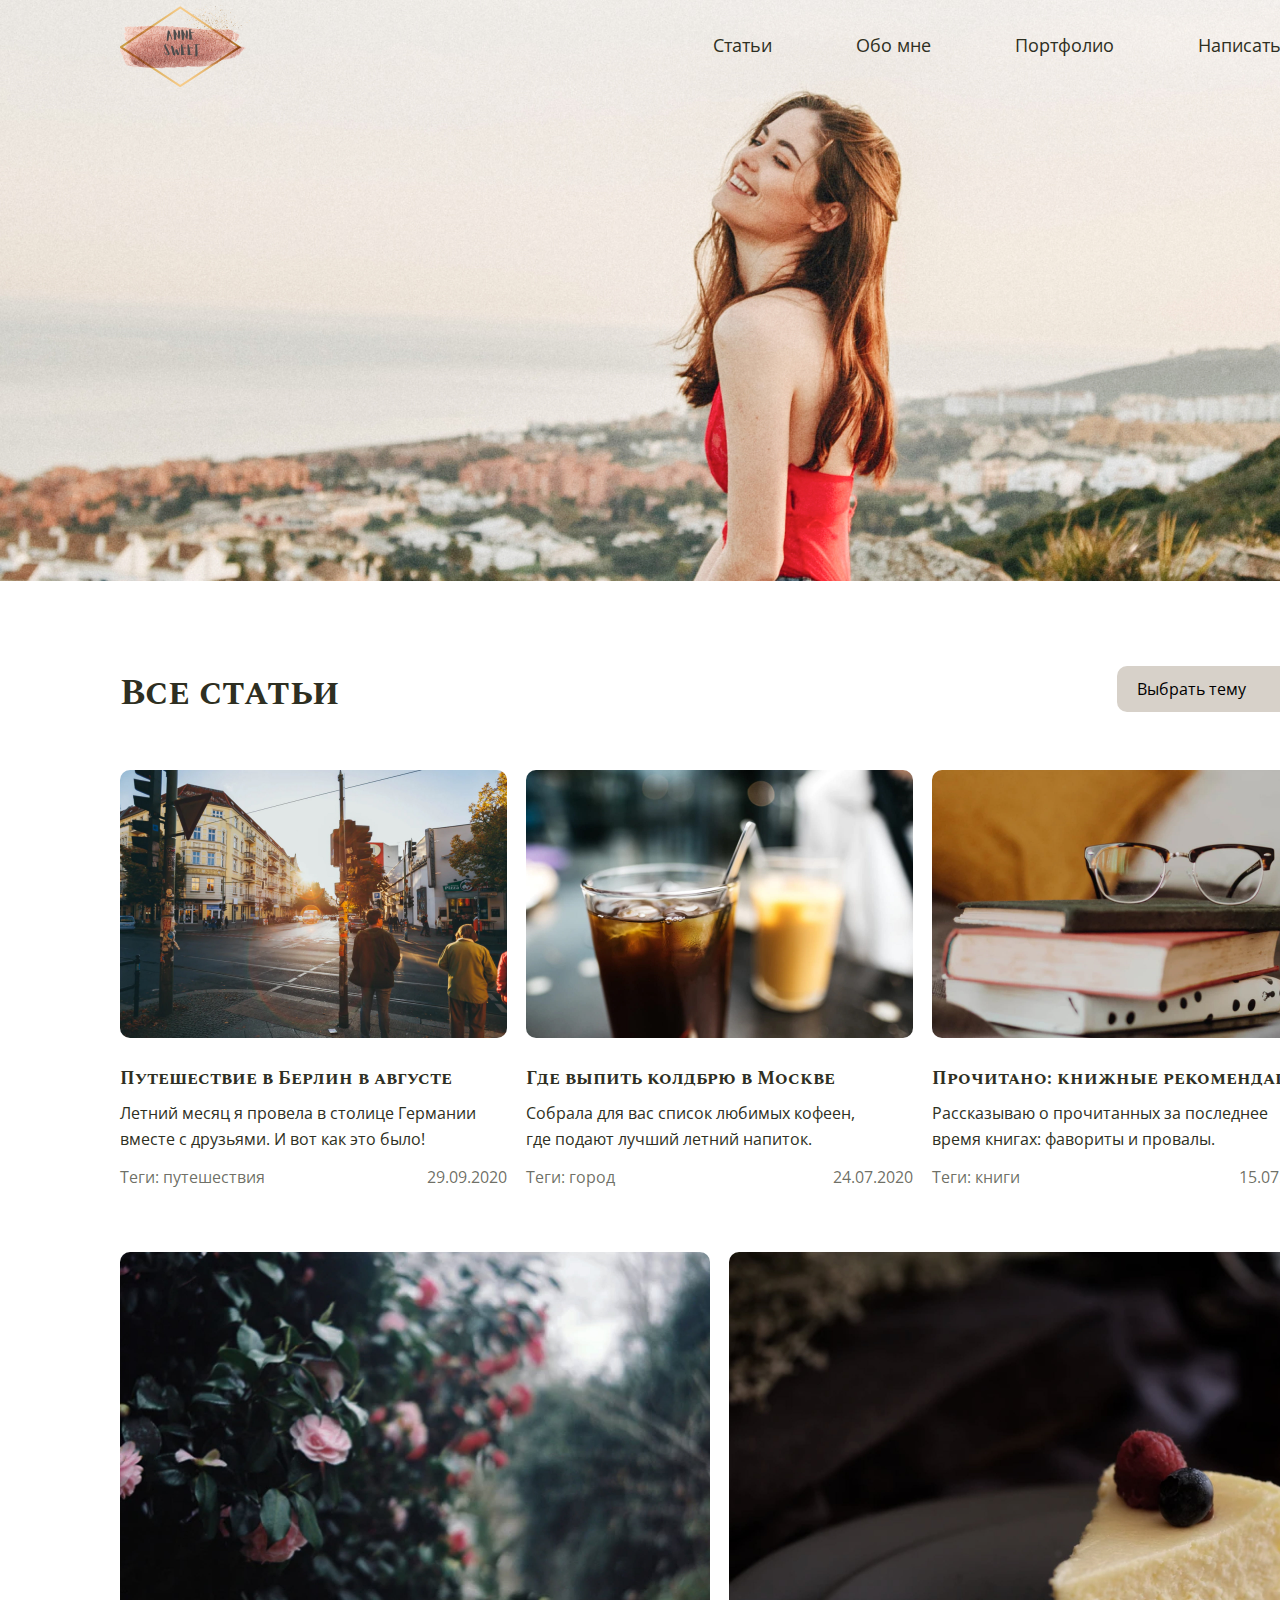
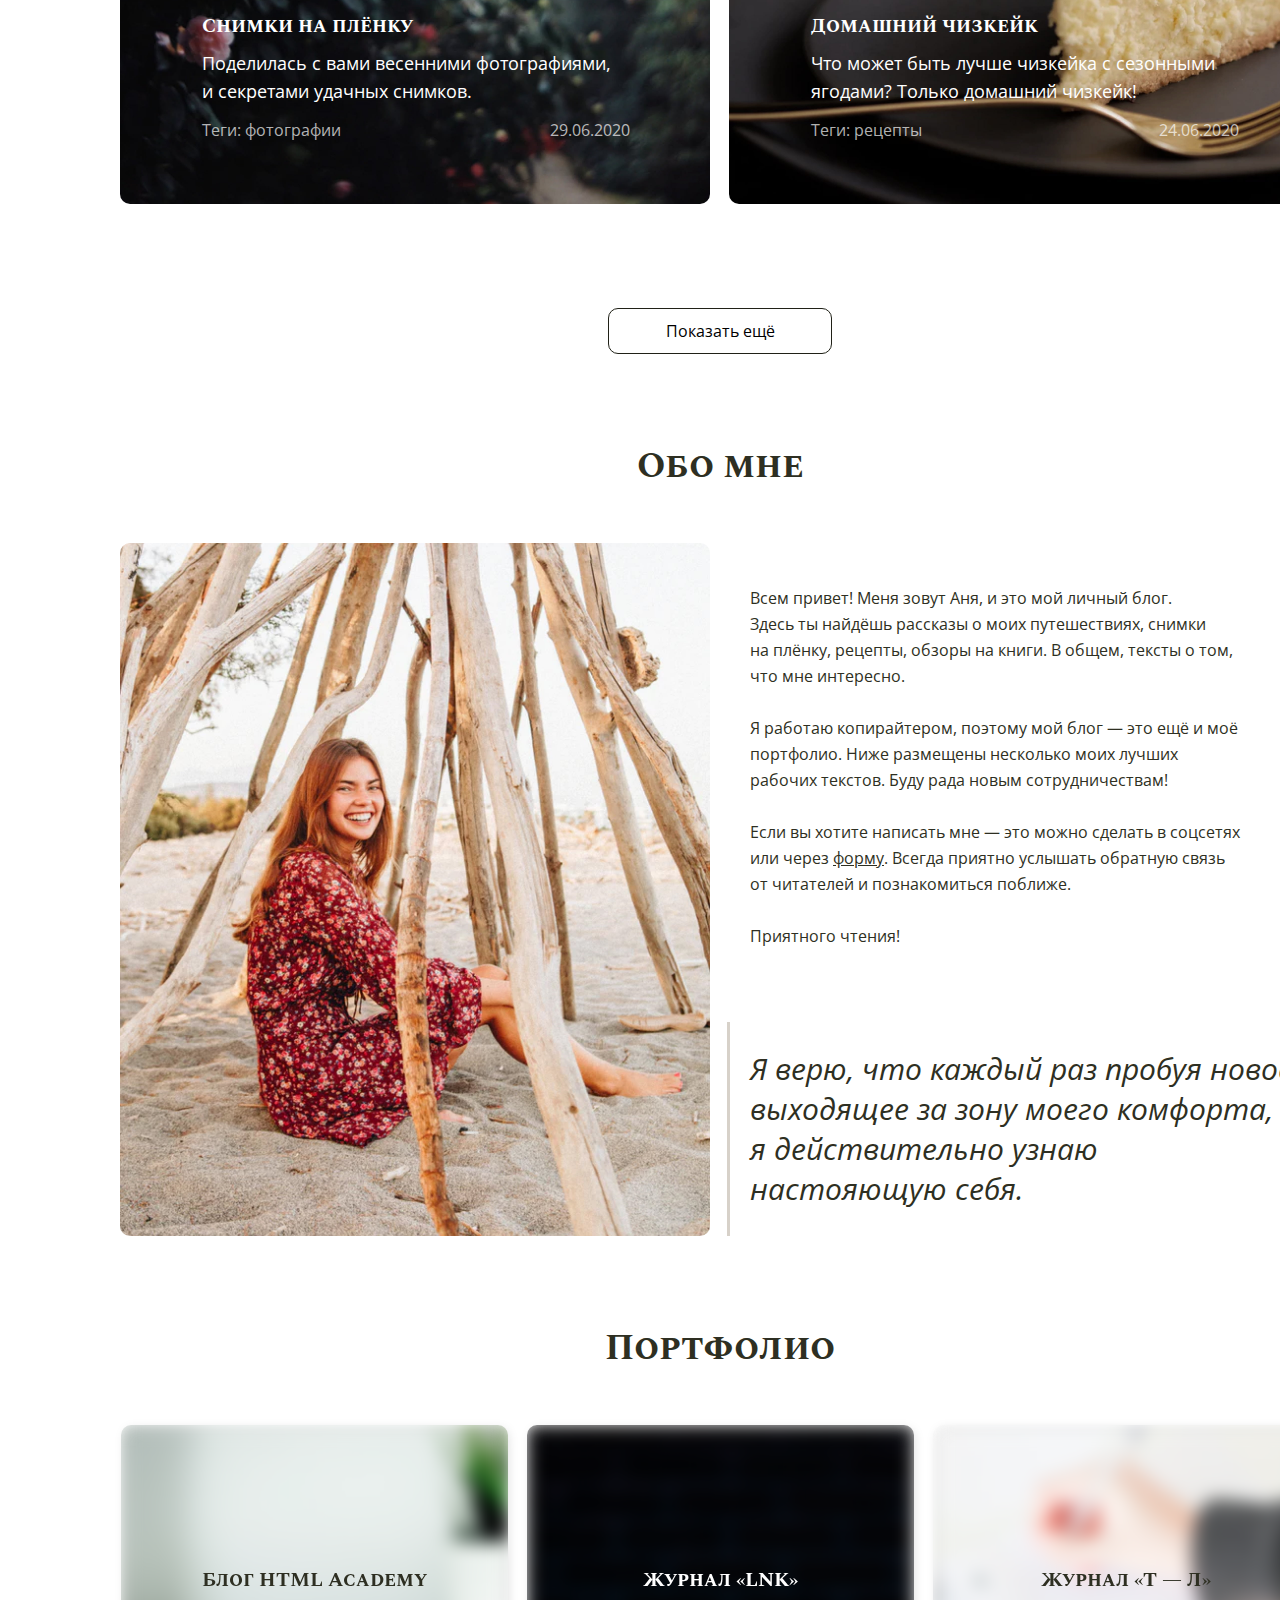
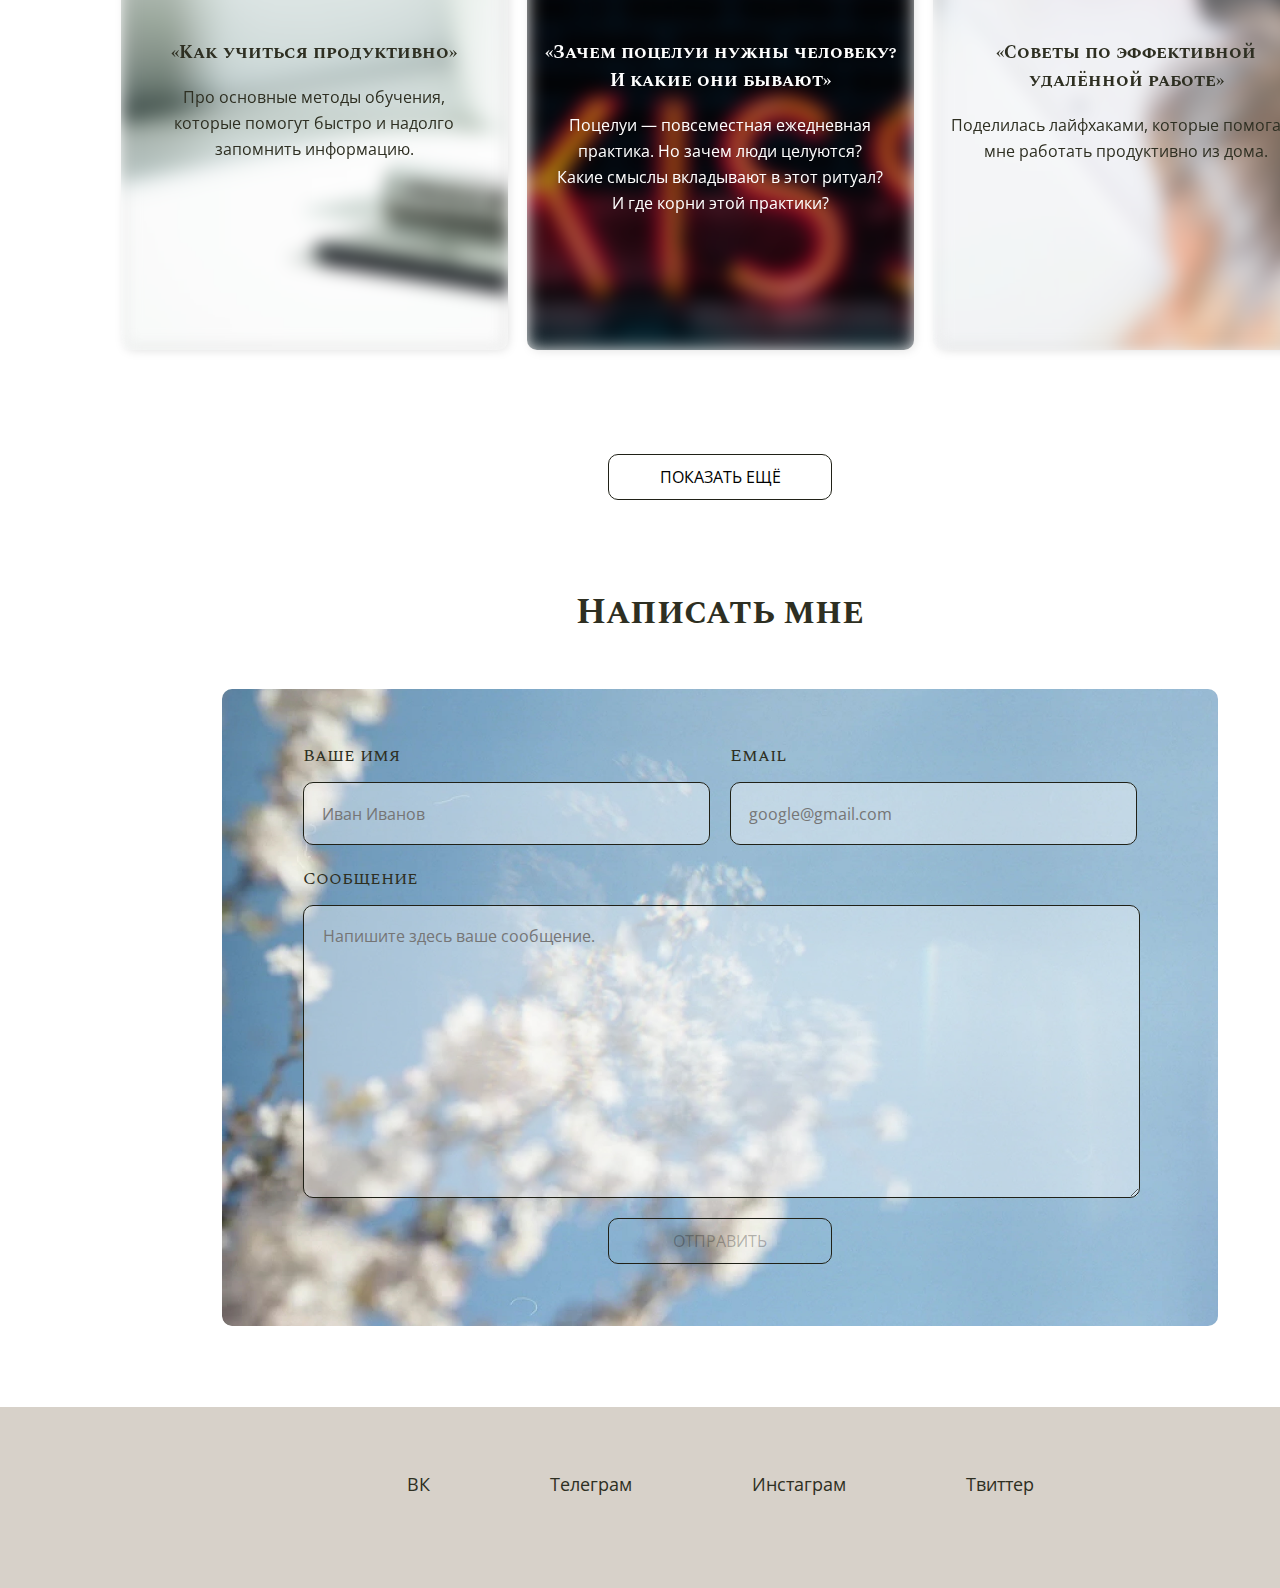
<file: index.html>
<!DOCTYPE html>
<html lang="ru">
<head>
    <meta charset="UTF-8">
    <meta name="viewport" content="width=device-width, initial-scale=1.0">
    <link href="https://fonts.googleapis.com/css2?family=Open+Sans:ital,wght@0,400;0,700;1,400&family=Spectral+SC:wght@700&display=swap" rel="stylesheet">
    <link rel="stylesheet" href="style.css">
    <title>Блог Anne Sweet</title>
</head>
<body>
    <header class="page-header">
        <nav class="site-navigation container">
            <a class="logo__link" href=""><img class="logo" src="files/logo-anne-sweet.svg" alt="Логотип Anne Sweet" width="130" height="83"></a>
            <ul class="site-navigation__list">
                <li class="site-navigation__item"><a class="site-navigation__link" href="#articles__header">Статьи</a></li>
                <li class="site-navigation__item"><a class="site-navigation__link" href="#about-me__header">Обо мне</a></li>
                <li class="site-navigation__item"><a class="site-navigation__link" href="#portfolio__header">Портфолио</a></li>
                <li class="site-navigation__item"><a class="site-navigation__link" href="#write-us__header">Написать мне</a></li>
            </ul>
        </nav>
    </header>

    <main>
        <div class="container">
            <h1 class="visually-hidden">Блог Anne Sweet</h1>
            <section class="articles">
                <header class="header-articles">
                    <h2 class="heading" id="articles__header">Все статьи</h2>
                    <div class="header-articles__select">
                        <select class="articles__theme">
                            <option value="theme" selected>Выбрать тему</option>
                            <option value="advetures">Путешествия</option>
                            <option value="cities">Город</option>
                            <option value="books">Книги</option>
                            <option value="fotos">Фотографии</option>
                            <option value="recipes">Рецепты</option>
                            <option value="friends">Друзья</option>
                            <option value="all-articles">Все статьи</option>
                        </select>
                    </div>
                </header>
                <div class="articles__entry">
                    <article class="articles__item articles__item--mini" data-category="advetures">
                        <a class="item-article__link" href="article1.html">
                            <img class="item-article__img" src="files/image1.jpg" alt="" width="387" height="268">
                            <h3 class="item-article__title">Путешествие в Берлин в августе</h3>
                            <p class="item-article__content">Летний месяц я провела в столице Германии вместе с друзьями. И вот как это было!</p>
                        </a>
                        <div class="item-article__tags">
                            <p>Теги: <a class="tags-article__link" href="#">путешествия</a></p>
                            <time class="item-article__datetime" datetime="2020-09-29">29.09.2020</time>
                        </div>
                    </article>
                    <article class="articles__item articles__item--mini" data-category="cities">
                        <a class="item-article__link" href="article1.html">
                            <img class="item-article__img" src="files/image2.jpg" alt="" width="387" height="268">
                            <h3 class="item-article__title">Где выпить колдбрю в Москве</h3>
                            <p class="item-article__content">Собрала для вас список любимых кофеен, <br>где подают лучший летний напиток.</p>
                        </a>
                        <div class="item-article__tags">
                            <p>Теги: <a class="tags-article__link" href="#">город</a></p>
                            <time class="item-article__datetime" datetime="2020-07-24">24.07.2020</time>
                        </div>
                    </article>
                    <article class="articles__item articles__item--mini" data-category="books">
                        <a class="item-article__link" href="article1.html">
                            <img class="item-article__img" src="files/image3.jpg" alt="" width="387" height="268">
                            <h3 class="item-article__title">Прочитано: книжные рекомендации</h3>
                            <p class="item-article__content">Рассказываю о прочитанных за последнее время книгах: фавориты и провалы.</p>
                        </a>
                        <div class="item-article__tags">
                            <p>Теги: <a class="tags-article__link" href="#">книги</a></p>
                            <time class="item-article__datetime" datetime="2020-07-15">15.07.2020</time>
                        </div>
                    </article>
                    <article class="articles__item articles__item--big" data-category="fotos">
                        <a class="item-article__link" href="article1.html"><img class="item-article__img" src="files/image4.jpg" alt="" width="590" height="552"></a>
                        <div class="item-article__text">
                            <h3 class="item-article__title">Снимки на плёнку</h3>
                            <p class="item-article__content">Поделилась с вами весенними фотографиями, <br>и секретами удачных снимков.</p>
                            <div class="item-article__tags">
                                <p>Теги: <a class="tags-article__link focus-dark" href="#">фотографии</a></p>
                                <time class="item-article__datetime" datetime="2020-06-29">29.06.2020</time>
                            </div>
                        </div>
                    </article>
                    <article class="articles__item articles__item--big" data-category="recipes">
                        <a class="item-article__link" href="article1.html"><img class="item-article__img" src="files/image5.jpg" alt="" width="590" height="552"></a>
                        <div class="item-article__text">
                            <h3 class="item-article__title">Домашний чизкейк</h3>
                            <p class="item-article__content">Что может быть лучше чизкейка с сезонными ягодами? Только домашний чизкейк!</p>
                            <div class="item-article__tags">
                                <p>Теги: <a class="tags-article__link focus-dark" href="#">рецепты</a></p>
                                <time class="item-article__datetime" datetime="2020-06-24">24.06.2020</time>
                            </div>
                        </div>
                    </article>
                </div>
                <button class="button" type="button">Показать ещё</button>
            </section>

            <section class="about-me">
                <h2 class="heading heading--center" id="about-me__header">Обо мне</h2>
                <!-- ?Контентная картинка: нужно ли в обязательном порядке задавать и ширину и высоту картинки? -->
                <!-- ?Происходит автоматический подбор высоты/ширины, если задана ширина/высота -->
                
                <div class="about-me__content">
                    <img class="about-me__img" src="files/about-anne.jpg" alt="Фото Анны" width="590" height="693">
                    <div class="about-me__text">
                        <div class="about-me__lead">
                            <p>Всем привет! Меня зовут Аня, и это мой личный блог.<br>
                                Здесь ты найдёшь рассказы о моих путешествиях, снимки<br>
                                на плёнку, рецепты, обзоры на книги. В общем, тексты о том,<br>
                                что мне интересно.</p>
                            <br>
                            <p>Я работаю копирайтером, поэтому мой блог — это ещё и моё
                                портфолио. Ниже размещены несколько моих лучших<br>
                                рабочих текстов. Буду рада новым сотрудничествам!</p>
                            <br>
                            <p>Если вы хотите написать мне — это можно сделать в соцсетях<br>
                                или через <a class="about-me__link" href="#write-us__header">форму</a>. Всегда приятно услышать обратную связь<br>
                                от читателей и познакомиться поближе.</p>
                            <br>
                            <p>Приятного чтения!</p>
                        </div>
                        <blockquote class="about-me__blockquote">
                            <p>Я верю, что каждый раз пробуя новое,
                            выходящее за зону моего комфорта,<br>
                            я действительно узнаю настояющую
                            себя.</p>
                        </blockquote>
                    </div>
                </div>
            </section>

            <section class="portfolio">
                <h2 class="heading heading--center" id="portfolio__header">Портфолио</h2>
                <div class="portfolio__container">
                    <article class="portfolio__item">
                        <img src="files/portfolio1.jpg" alt="" width="387" height="525">
                        <div class="item-portfolio__content">
                            <p class="item-portfolio__subtitle">Блог HTML Academy</p>
                            <h3 class="item-portfolio__title"><a class="item-portfolio__link" href="https://htmlacademy.ru/blog/education/all/productive-study" target="_blank">«Как учиться продуктивно»</a></h3>
                            <p class="item-portfolio__text">Про основные методы обучения, <br>
                                которые помогут быстро и надолго
                                запомнить информацию.</p>
                        </div>
                    </article>
                    <article class="portfolio__item">
                        <img src="files/portfolio2.jpg" alt="" width="387" height="525">
                        <div class="item-portfolio__content">
                            <p class="item-portfolio__subtitle">Журнал «LNK»</p>
                            <h3 class="item-portfolio__title"><a class="item-portfolio__link focus-dark" href="article1.html">«Зачем поцелуи нужны человеку? <br>
                                И какие они бывают»</a></h3>
                            <p class="item-portfolio__text">Поцелуи — повсеместная ежедневная
                                практика. Но зачем люди целуются?<br>
                                Какие смыслы вкладывают в этот ритуал?<br>
                                И где корни этой практики?</p>
                        </div>
                    </article>
                    <article class="portfolio__item">
                        <img src="files/portfolio3.jpg" alt="" width="387" height="525">
                        <div class="item-portfolio__content">
                            <p class="item-portfolio__subtitle">Журнал «Т — Л»</p>
                            <h3 class="item-portfolio__title"><a class="item-portfolio__link" href="article1.html">«Советы по эффективной <br>удалённой работе»</a></h3>
                            <p class="item-portfolio__text">Поделилась лайфхаками, которые помогают мне работать продуктивно из дома. </p>
                        </div>
                    </article>
                </div>
                <button class="button button--uppercase" type="button">Показать ещё</button>
            </section>

            <section class="write-us">
                <h2 class="heading heading--center" id="write-us__header">Написать мне</h2>
                <form class="write-us__form" action="#" method="POST">
                    <div class="write-us__item">
                        <div class="form-write__item">
                            <label class="write-us__label" for="user-name">Ваше имя</label>
                            <input type="text" id="user-name" name="name" placeholder="Иван Иванов" required>
                        </div>
                        <div class="form-write__item">
                            <label class="write-us__label" for="user-email">Email</label>
                            <input type="email" id="user-email" name="email" placeholder="google@gmail.com" required>
                        </div>
                    </div>
                    
                    <label class="write-us__label" for="user-message">Сообщение</label>
                    <textarea id="user-message" name="message" cols="30" rows="10" minlength="10" placeholder="Напишите здесь ваше сообщение."></textarea>
                    <button class="button button--uppercase" type="submit" name="submit" disabled>Отправить</button>
                </form>
            </section>
        </div>
    </main>

    <footer class="page-footer">
        <ul class="footer__list container">
            <li class="footer__item"><a class="footer__link" href="#">ВК</a></li>
            <li class="footer__item"><a class="footer__link" href="#">Телеграм</a></li>
            <li class="footer__item"><a class="footer__link" href="#">Инстаграм</a></li>
            <li class="footer__item"><a class="footer__link" href="#">Твиттер</a></li>
        </ul>
    </footer>
    <button class="up-button hidden" type="button">Наверх</button>
    <script src="js/script_check-write-us.js"></script>
    <script src="js/script_choose-theme.js"></script>
    <script src="js/up-button.js"></script>
</body>
</html>
</file>
<file: style.css>
:root {
    --basic-color: #E3E3E3;
    --basic-light: #D7D1C9;
    --basic-ash-rose: #ECE1E1;
    --basic-dark: #202117;
    --basic-black: #000000;

    --basic-text-dark: #2E2F22;
    --basic-text-dark-opacity: rgba(46, 47, 34, 0.7);
    --basic-text-white: #ffffff;
    --basic-text-white-opacity: rgba(255, 255, 255, 0.7);

    --extra--font: "Spectral SC", serif;

    --page-padding: 120px;

    --up-button-background: snow;
}

* {
    margin: 0;
    padding: 0;
}

*:focus {
    outline: 3px solid transparent;
    filter: drop-shadow(0 0 4px #994949);
}

.focus-dark:focus {
    filter: drop-shadow(0 0 1px var(--basic-light));
    opacity: 0.8;
}

.clearfix::after {
    content: "";
    display: table;
    clear: both;
}

.visually-hidden {
    position: absolute;
    clip: rect(0 0 0 0);

    width: 1px;
    height: 1px;
    margin: -1px;
}

.hidden {
    display: none;
}

.container {
    padding-left: var(--page-padding);
    padding-right: var(--page-padding);
    width: 1200px;
    margin: 0 auto;
}

body {
    min-width: 1440px;
    font-family: "Open Sans", sans-serif;
    color: var(--basic-text-dark);
    font-size: 16px;
    line-height: 26px;
    font-weight: 400;
}

a {
    text-decoration: none;
}

img {
    max-width: 100%;
}

.heading {
    font-family: var(--extra--font);
    font-weight: bold;
    font-size: 36px;
    line-height: 55px;
}

.heading--center {
    text-align: center;
}

.button {
    border: 1px solid var(--basic-dark);
    border-radius: 10px;
    width: 224px;
    height: 46px;
    background-color: transparent;
    font-family: inherit;
    font-size: 16px;
    display: block;
    margin: 0 auto;
}

.button--uppercase {
    text-transform: uppercase;
}

.button:active { 
    box-shadow: inset 0px 0px 2px var(--basic-black);
}

.up-button {
    position: fixed;
    bottom: 10px;
    right: 10px;
    padding-top: 15px;
    padding-right: 30px;
    padding-bottom: 15px;
    padding-left: 30px;

    background-color: var(--up-button-background);
    border: 1px solid var(--basic-ash-rose);
    border-radius: 10px;
    opacity: 0.6;

    font-weight: 700;
    font-family: 'Open Sans';
    text-transform: uppercase;
}

.up-button:hover {
    opacity: 1;
    cursor: pointer;
}

.page-header {
    background-color: var(--basic-ash-rose);
    background-image: url("img/header-index.jpg");
    background-repeat: no-repeat;
    background-position: center;
    background-size: 1440px 581px;
    height: 581px;
    width: 1440px;
    margin: 0 auto;
}

.article1-header {
    background-image: url("img/article-header.jpg");
}

.site-navigation {
    padding-top: 4px;

    font-size: 18px;
    line-height: 13px;

    display: flex;
}

.logo__link {
    margin-right: auto;
    flex-shrink: 0;
    /* height: 83px; */
}

.logo__link:hover {
    opacity: 0.8;
}

.site-navigation__list {
    list-style: none;

    display: flex;
    justify-content: flex-end;
    flex-wrap: wrap;
    align-items: center;
}

.site-navigation__item:not(:first-of-type) {
    margin-left: 84px;
}

.site-navigation__link {
    color: var(--basic-text-dark);
}

.site-navigation__link:hover,
.site-navigation__link:focus {
    color: var(--basic-text-white);
}

/* Все статьи */

main {
    margin-top: 85px;
}

/* Все статьи. Header */

.header-articles {
    display: flex;
    justify-content: space-between;
    margin-bottom: 49px;
}

.header-articles__select {
    position: relative;
}

.header-articles__select::after {
    content: "";
    background-image: url("img/polygon.svg");
    background-repeat: no-repeat;
    width: 19px;
    height: 15px;
    position: absolute;
    right: 19px;
    top: 18px;
}

.articles__theme {
    width: 203px;
    height: 46px;
    background-color: var(--basic-light);
    border: none;
    border-radius: 10px;
    font-size: inherit;
    font-family: inherit;
    padding-left: 20px;
    appearance: none;
}

/* Все статьи. Основной контект */

.articles__entry {
    display: flex;
    flex-wrap: wrap;
    justify-content: center;
    
    margin-right: -18px;
    margin-bottom: 35px;
}

.articles__item {
    margin-bottom: 62px;
    margin-right: 19px;
    box-sizing: border-box;
}

.item-article__img {
    border-radius: 10px;
}

.articles__item--mini {
    width: 387px;
}

.item-article__title {
    font-family: var(--extra--font);
    font-weight: bold;
    font-size: 18px;
    line-height: 27px;
    
    margin-top: 20px;
    margin-bottom: 8px;
}

.item-article__link {
    display: block;

    color: inherit;
}

.item-article__link:hover {
        text-decoration: underline;
        opacity: 0.8;
}

.item-article__tags {
    margin-top: 12px;
    display: flex;
    justify-content: space-between;

    font-size: 16px;
    line-height: 26px;
    color: var(--basic-text-dark-opacity);
}

.tags-article__link {
    color: inherit;
}

.tags-article__link:hover {
    text-decoration: underline;
    opacity: 0.6;
}

.articles__item--big {
    position: relative;
    width: 590px;
    color: var(--basic-text-white);
}

.item-article__text {
    position: absolute;
    top: 339px;
    left: 82px;
}

.articles__item--big .item-article__title {
    font-size: 20px;
    line-height: 30px;
}

.articles__item--big .item-article__content {
    font-size: 18px;
    line-height: 28px;
}

.articles__item--big .item-article__tags {
    color: var(--basic-text-white-opacity);
}

.articles__item--big .item-article__link {
    color: inherit;
}

.item-article__text {
    width: 428px;
}

/* Стили для About Anne */
.about-me {
    margin-top: 85px;
}

.about-me__content {
    display: flex;
    justify-content: space-between;

    margin-top: 49px;
}

.about-me__img {
    border-radius: 10px;
}

.about-me__lead {
    padding-left: 20px;
    padding-top: 42px;
}

.about-me__blockquote {
    font-style: italic;
    font-size: 30px;
    line-height: 40px;
    border-left: 3px solid var(--basic-light);
    padding-top: 27px;
    padding-right: 20px;
    padding-bottom: 27px;
    padding-left: 20px;
    margin-left: -3px;
}

.about-me__link {
    color: inherit;
    text-decoration: underline;
}

.about-me__link:hover {
    text-decoration: none;
}

.about-me__text {
    flex-basis: 590px;

    display: flex;
    flex-direction: column;
    justify-content: space-between;
}

/* Портфолио */

.portfolio {
    margin-top: 85px;
}

.portfolio__container {
    margin-top: 49px;
    margin-bottom: 84px;

    display: flex;
    flex-wrap: wrap;
    justify-content: center;
}

.portfolio__item {
    text-align: center;
    width: 387px;
    height: 525px;
    margin-bottom: 20px;

    flex-basis: 387px;
    border-radius: 10px;
    filter: drop-shadow(2px 2px 4px rgba(0, 0, 0, 0.15));
    overflow: hidden;
}

.portfolio__item:not(:nth-of-type(3n)):not(:last-of-type) {
    margin-right: 19px;
}

.portfolio__item:nth-of-type(2) {
    color: var(--basic-text-white);
}

.portfolio__item img {
    filter: blur(9px);
}

.item-portfolio__content {
    box-sizing: border-box;
    position: absolute;
    top: 140px;
    padding-right: 17px;
    padding-left: 17px;
}

.item-portfolio__subtitle,
.item-portfolio__title {
    font-family: var(--extra--font);
    font-weight: 700;
    font-size: 20px;
    line-height: 30px;
}

.item-portfolio__title {
    font-size: 18px;
    line-height: 28px;
    margin-top: 44px;
    margin-bottom: 17px;
}

.item-portfolio__link {
    color: inherit;
}

.item-portfolio__link:hover {
    text-decoration: underline;
}

/* Написать мне */
.write-us {
    margin-top: 85px;
    margin-bottom: 81px;
}

.write-us__form {
    margin: 0 auto;
    margin-top: 49px;
    width: 834px;
    height: 584px;
    padding-top: 53px;
    padding-right: 81px;
    padding-left: 81px;

    font-size: 18px;
    line-height: 28px;

    background-image: url("img/write-us.jpg");
    background-size: cover;

    border-radius: 10px;
}

.write-us__form input,
.write-us__form textarea {
    font-family: inherit;
    font-size: 16px;
    line-height: 22px;
    background: rgba(255, 255, 255, 0.4);
    border: 1px solid var(--basic-dark);
    border-radius: 10px;
}

.write-us__item {
    display: flex;
    justify-content: space-between;
    margin-bottom: 18px;
}

.write-us__item .write-us__label {
    margin-bottom: 12px;
}

.write-us__label {
    font-family: var(--extra--font);
}

.write-us input {
    box-sizing: border-box;
    width: 407px;
    height: 63px;
    padding-right: 20px;
    padding-left: 18px;
}

.form-write__item {
    display: flex;
    flex-direction: column;
    align-items: flex-start;
}

.write-us__form textarea {
    box-sizing: border-box;
    width: 837px;
    height: 293px;
    padding: 19px;
    margin-top: 12px;
    margin-bottom: 13px;
}

/* Footer */
.page-footer {
    background-color: var(--basic-light);
    width: 1440px;
    font-size: 18px;
    line-height: 25px;
    margin: 0 auto;
}

.footer__list {
    list-style: none;

    min-height: 155px;
    padding-bottom: 26px;

    display: flex;
    flex-wrap: wrap;
    justify-content: center;
    align-items: center;
}

.footer__item:not(:last-of-type) {
    margin-right: 120px;
}

.footer__link {
    color: inherit;
}

.footer__link:hover,
.footer__link:focus {
    color: var(--basic-text-white);
}

/* Страница со статьёй "Как себя мотивировать" */
.entry {
    width: 998px;
}

.entry .item-article__tags {
    margin-top: 6px;
    margin-bottom: 50px;
    justify-content: start;
}

.entry .item-article__tags time {
    margin-left: 28px;
}

.entry__img {
    margin-top: 40px;
    margin-bottom: 40px;
}

.img-entry__desc {
    margin-top: 3px;
    font-size: 14px;
}

.entry__stats {
    display: flex;
    justify-content: space-between;
    margin-top: 41px;
    margin-bottom: 30px;
}

.like {
    border: none;
    background-color: transparent;
    font-family: inherit;
    font-size: 24px;
    color: inherit;
}

.like:hover {
    cursor: pointer;
}

.like.added {
    font-weight: 700;
    color: var(--basic-text-dark);
}

.likes-number {
    margin-left: 14px;
}

.entry__socials {
    list-style: none;
    display: flex;
}

.socials-entry__link {
    display: block;
    height: 50px;
}

.socials-entry__link:hover {
    opacity: 0.6;
}

.socials-entry__item:not(:last-of-type) {
    margin-right: 33px;
}

.back-home {
    color: inherit;
    font-size: 36px;
    line-height: 49px;
    font-weight: 700;
}

.back-home img {
    padding-left: 18px;
}

.comments {
    margin-top: 65px;
    width: 793px;
    box-sizing: border-box;
    padding-top: 43px;
    padding-right: 75px;
    padding-left: 101px;
    border: 1px solid var(--basic-ash-rose);
    border-radius: 10px;
    background: var(--basic-ash-rose);
}

.comments__list {
    list-style: none;
}

.comments__item {
    margin-bottom: 42px;
}

.comments__userpic {
    border-radius: 10px;
    float: left;
    margin-right: 13px;
    margin-bottom: 14px;
}

.comments__user {
    font-weight: bold;
    line-height: 50px;
}

.comments__content {
    line-height: 22px;
}

.leave-comments {
    box-sizing: border-box;
    width: 793px;
    padding-left: 82px;
    margin-top: 77px;
    margin-bottom: 81px;
}

.leave-comments__heading {
    font-weight: bold;
    font-size: 24px;
    line-height: 33px;
    margin-bottom: 69px;
}

.leave-comments input,
.leave-comments textarea {
    box-sizing: border-box;
    font-family: inherit;
    font-size: inherit;
    color: inherit;
}

.leave-comments__inner {
    display: flex;
    flex-direction: column;
    justify-content: space-between;
    align-items: start;

    height: 208px;
}

.leave-comments__item:last-child {
    margin-top: 18px;
}

.leave-comments textarea {
    border: 1px solid var(--basic-text-dark);
    border-radius: 10px;
    width: 406px;
    height: 208px;
    padding-top: 17px;
    padding-right: 19px;
    padding-bottom: 17px;
    padding-left: 19px;

    float: right;
}

/* .leave-comments textarea:focus {
    background-color: rebeccapurple;
    box-shadow: 0 0 4px 1px rebeccapurple;
    outline: 3px solid transparent;
} */

.leave-comments .warning,
.write-us .warning {
    color: red;
}

.leave-comments input {
    padding-bottom: 15px;
    height: 37px;
    width: 221px;
    border: none;
    border-bottom: 1px solid var(--basic-text-dark);
}





/* font-family: "Spectral SC", serif; */

/* ?https://hankchizljaw.com/wrote/create-a-semantic-breakout-button-to-make-an-entire-element-clickable/ */
/* ?Как сделать всю область кликабельной */
</file>
